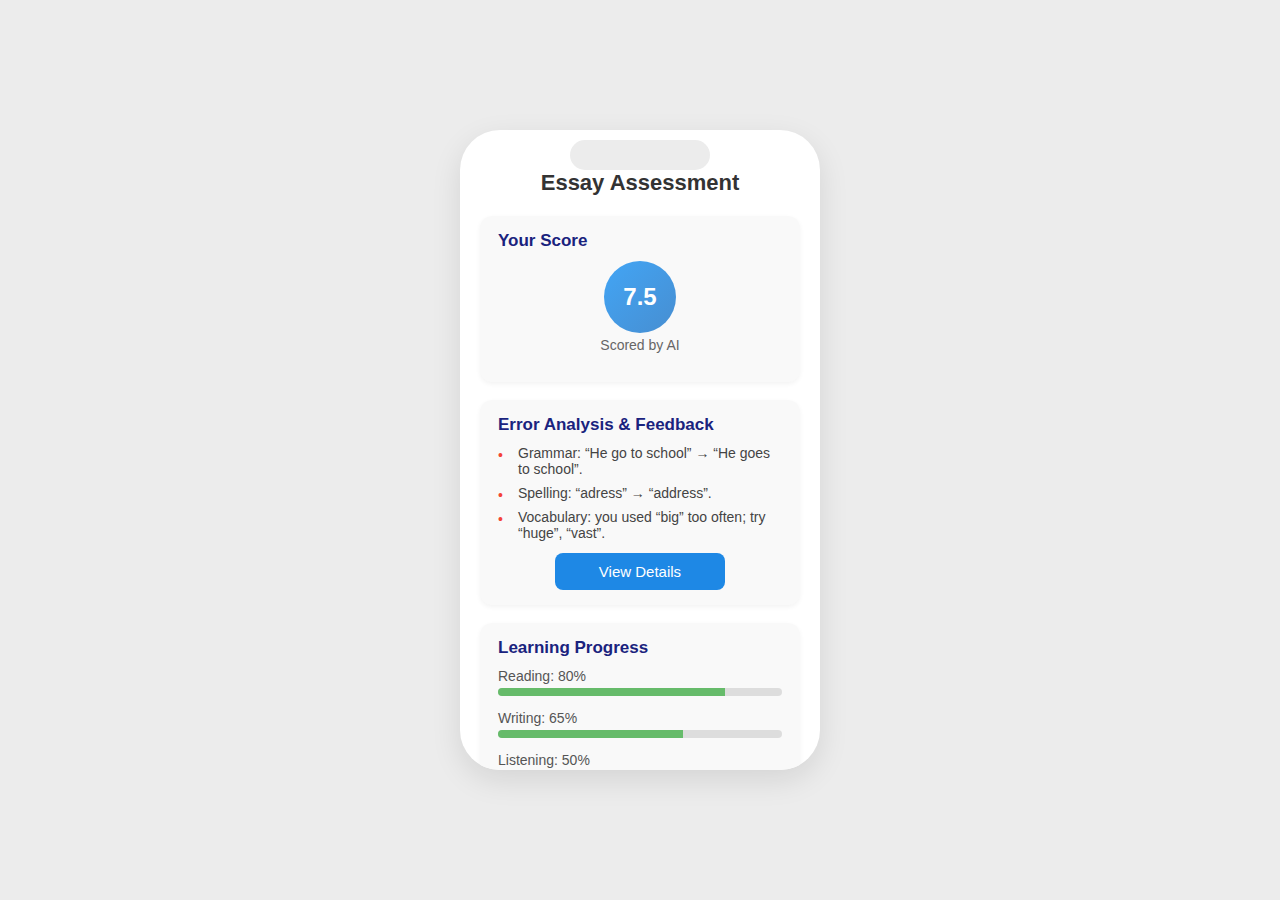
<file: Evaluate.html>
<!DOCTYPE html>
<html lang="vi">
<head>
  <meta charset="UTF-8">
  <meta name="viewport" content="width=device-width, initial-scale=1">
  <title>Smart Assessment</title>
  <style>
    body {
      margin: 0; padding: 0;
      background: #ececec;
      display: flex; align-items: center; justify-content: center;
      height: 100vh;
      font-family: "Segoe UI", sans-serif;
    }
    /* Giả lập khung điện thoại */
    .phone-frame {
      width: 360px; height: 640px;
      background: #fff;
      border-radius: 40px;
      box-shadow: 0 10px 30px rgba(0,0,0,0.1);
      overflow: hidden; position: relative;
    }
    .phone-frame::before {
      content: "";
      position: absolute;
      top: 10px; left: 50%;
      transform: translateX(-50%);
      width: 140px; height: 30px;
      background: #ececec; border-radius: 20px;
    }
    .screen {
      padding: 25px 20px;
      height: 100%;
      overflow-y: auto;
    }
    .screen h1 {
      text-align: center;
      margin-bottom: 20px;
      font-size: 22px;
      color: #333;
    }
    .card {
      background: #f9f9f9;
      border-radius: 12px;
      padding: 15px 18px;
      margin-bottom: 18px;
      box-shadow: 0 2px 5px rgba(0,0,0,0.05);
    }
    .card h2 {
      font-size: 17px;
      margin: 0 0 10px;
      color: #1a237e;
    }
    /* Score circle */
    .score {
      width: 72px; height: 72px;
      border-radius: 50%;
      background: linear-gradient(135deg,#42a5f5,#478ed1);
      color: #fff;
      display: flex; align-items: center; justify-content: center;
      font-size: 24px; font-weight: bold;
      margin: 0 auto 12px;
    }
    .feedback-list {
      list-style: none;
      padding-left: 0;
      margin: 0;
    }
    .feedback-list li {
      margin-bottom: 8px;
      font-size: 14px;
      color: #444;
      position: relative;
      padding-left: 20px;
    }
    .feedback-list li:before {
      content: "•";
      position: absolute;
      left: 0; top: 2px;
      color: #f44336;
    }
    /* Dashboard progress */
    .dash-item {
      margin-bottom: 14px;
    }
    .dash-item span {
      font-size: 14px;
      color: #555;
      display: block;
      margin-bottom: 4px;
    }
    .progress-bg {
      width: 100%; height: 8px;
      background: #ddd; border-radius: 6px;
      overflow: hidden;
    }
    .progress-fg {
      height: 100%;
      background: #66bb6a;
      width: 0%;
      transition: width .4s;
    }
    .btn-detail {
      display: block;
      text-align: center;
      margin: 12px auto 0;
      padding: 10px 0;
      width: 60%;
      background: #1e88e5;
      color: #fff;
      border-radius: 8px;
      text-decoration: none;
      font-size: 15px;
    }
    .btn-detail:hover {
      background: #1565c0;
    }
  </style>
</head>
<body>

  <div class="phone-frame">
    <div class="screen">
      <h1>Essay Assessment</h1>

      <!-- 1. Your Score -->
      <div class="card">
        <h2>Your Score</h2>
        <div class="score">7.5</div>
        <p style="text-align:center; font-size:14px; color:#666; margin-top:-8px;">
          Scored by AI
        </p>
      </div>

      <!-- 2. Error Analysis & Feedback -->
      <div class="card">
        <h2>Error Analysis & Feedback</h2>
        <ul class="feedback-list">
          <li>Grammar: “He go to school” → “He goes to school”.</li>
          <li>Spelling: “adress” → “address”.</li>
          <li>Vocabulary: you used “big” too often; try “huge”, “vast”.</li>
        </ul>
        <a href="#" class="btn-detail">View Details</a>
      </div>

      <!-- 3. Learning Progress -->
      <div class="card">
        <h2>Learning Progress</h2>
        <div class="dash-item">
          <span>Reading: 80%</span>
          <div class="progress-bg"><div class="progress-fg" style="width:80%;"></div></div>
        </div>
        <div class="dash-item">
          <span>Writing: 65%</span>
          <div class="progress-bg"><div class="progress-fg" style="width:65%;"></div></div>
        </div>
        <div class="dash-item">
          <span>Listening: 50%</span>
          <div class="progress-bg"><div class="progress-fg" style="width:50%;"></div></div>
        </div>
        <div class="dash-item">
          <span>Speaking: 30%</span>
          <div class="progress-bg"><div class="progress-fg" style="width:30%;"></div></div>
        </div>
      </div>

    </div>
  </div>

</body>
</html>
</file>
